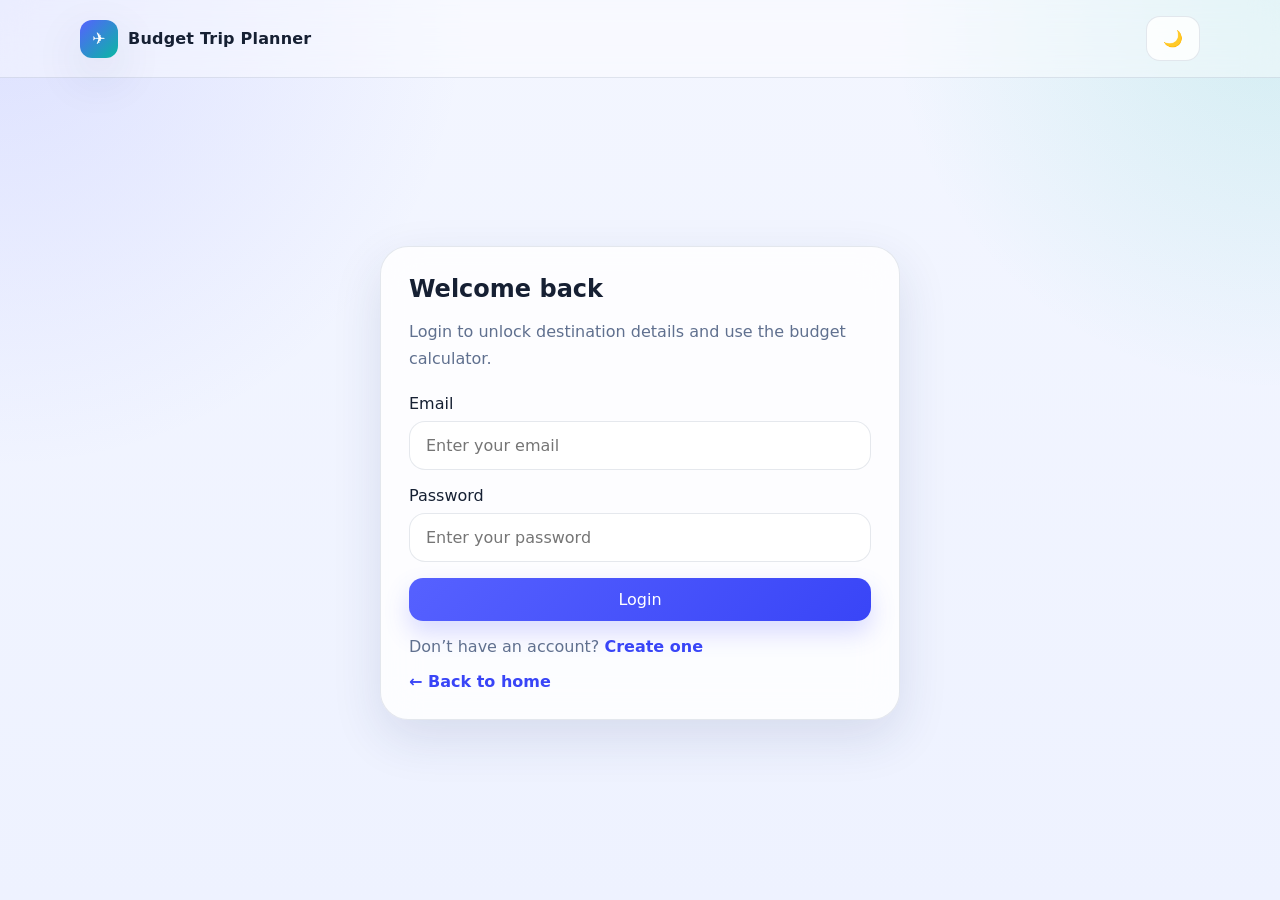
<file: login.html>
<!DOCTYPE html>
<html lang="en">
<head>
  <meta charset="UTF-8" />
  <meta name="viewport" content="width=device-width, initial-scale=1.0" />
  <title>Login | Budget Trip Planner</title>
  <link rel="stylesheet" href="style.css" />
</head>
<body data-page="login" class="auth-page-body">
  <header class="site-header compact-header">
    <div class="container nav-wrap">
      <a href="index.html" class="brand">
        <span class="brand-mark">✈</span>
        <span>Budget Trip Planner</span>
      </a>
      <button id="themeToggle" class="icon-btn" type="button" aria-label="Toggle dark mode">🌙</button>
    </div>
  </header>

  <main class="auth-main">
    <section class="auth-card glass-card">
      <div class="auth-card-head">
        <h1>Welcome back</h1>
        <p>Login to unlock destination details and use the budget calculator.</p>
      </div>

      <form id="loginForm" class="auth-form">
        <div class="filter-group">
          <label for="loginEmail">Email</label>
          <input id="loginEmail" type="email" placeholder="Enter your email" required />
        </div>
        <div class="filter-group">
          <label for="loginPassword">Password</label>
          <input id="loginPassword" type="password" placeholder="Enter your password" required />
        </div>
        <button class="primary-btn full-width" type="submit">Login</button>
      </form>

      <p class="auth-switch">Don’t have an account? <a href="signup.html">Create one</a></p>
      <a class="text-link" href="index.html">← Back to home</a>
    </section>
  </main>

  <div id="toast" class="toast"></div>

  <script src="data.js"></script>
  <script src="script.js"></script>
</body>
</html>
</file>
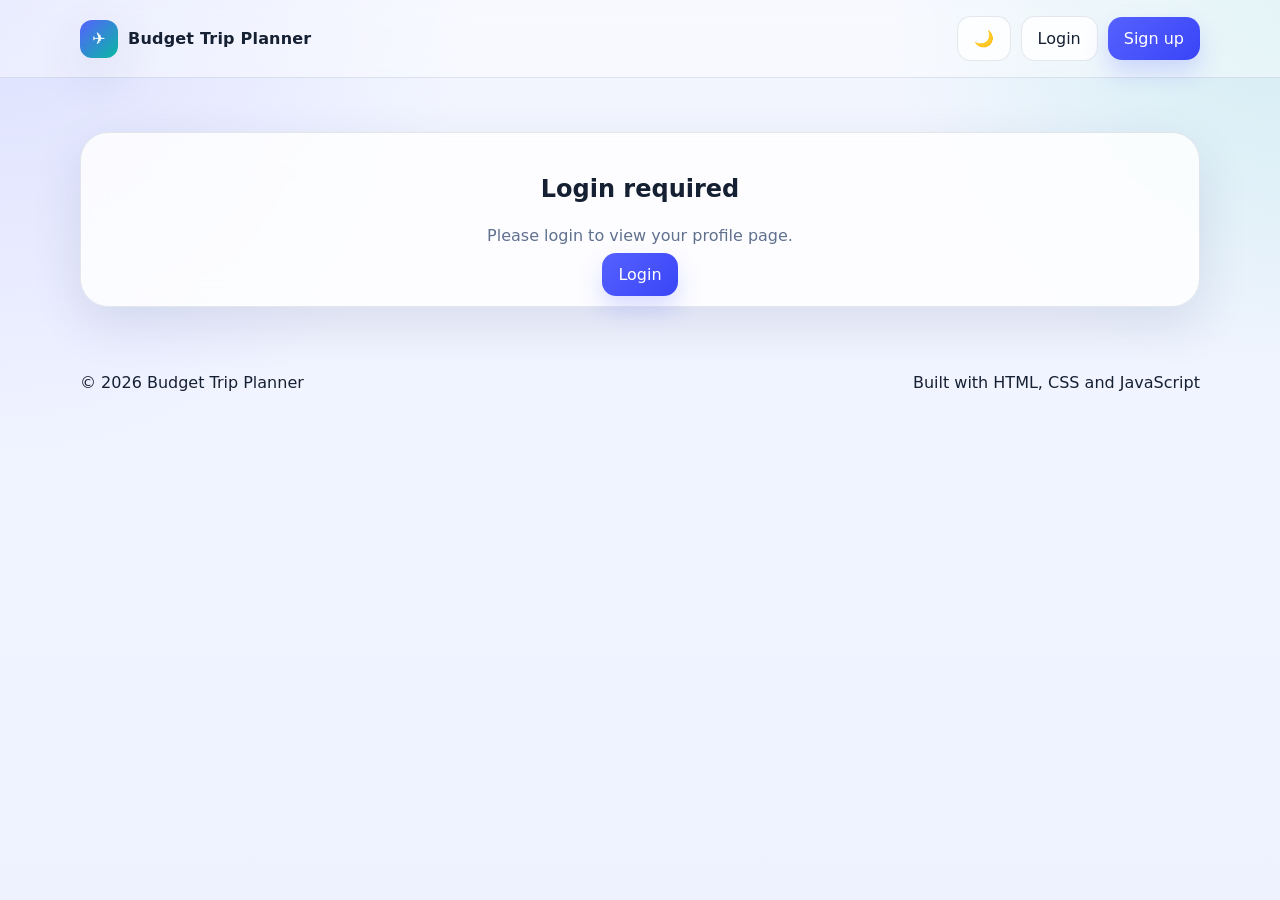
<file: profile.html>
<!DOCTYPE html>
<html lang="en">
<head>
  <meta charset="UTF-8" />
  <meta name="viewport" content="width=device-width, initial-scale=1.0" />
  <title>Profile | Budget Trip Planner</title>
  <link rel="stylesheet" href="style.css" />
</head>
<body data-page="profile">
  <header class="site-header">
    <div class="container nav-wrap">
      <a href="index.html" class="brand">
        <span class="brand-mark">✈</span>
        <span>Budget Trip Planner</span>
      </a>

      <div class="nav-actions">
        <button id="themeToggle" class="icon-btn" type="button" aria-label="Toggle dark mode">🌙</button>
        <div id="authArea" class="auth-area"></div>
      </div>
    </div>
  </header>

  <main>
    <section class="hero profile-hero">
      <div class="container">
        <div id="profileGate" class="profile-lock glass-card hidden">
          <h2>Login required</h2>
          <p>Please login to view your profile page.</p>
          <a class="primary-btn" href="login.html">Login</a>
        </div>

        <div id="profileContent" class="profile-shell hidden">
          <div class="profile-summary glass-card">
            <div>
              <span class="eyebrow">Traveler profile</span>
              <h1 id="profileName">Traveler</h1>
              <p id="profileEmail">you@example.com</p>
            </div>
            <div class="profile-stats">
              <div>
                <strong id="profileFavoriteCount">0</strong>
                <span>Favorites</span>
              </div>
              <div>
                <strong id="profileDestinationCount">0</strong>
                <span>India destinations</span>
              </div>
              <div>
                <strong id="profileMemberSince">Today</strong>
                <span>Member since</span>
              </div>
            </div>
          </div>

          <div class="profile-grid">
            <section class="profile-card glass-card">
              <h2>Account details</h2>
              <div class="profile-detail-list">
                <div>
                  <span>Name</span>
                  <strong id="profileDetailName">-</strong>
                </div>
                <div>
                  <span>Email</span>
                  <strong id="profileDetailEmail">-</strong>
                </div>
                <div>
                  <span>Saved favorites</span>
                  <strong id="profileDetailFavorites">0</strong>
                </div>
                <div>
                  <span>Saved plans</span>
                  <strong id="profileDetailPlans">0</strong>
                </div>
              </div>
            </section>

            <section class="profile-card glass-card">
              <h2>Quick actions</h2>
              <div class="profile-actions">
                <a class="primary-btn" href="index.html">Explore destinations</a>
                <a class="secondary-btn" href="index.html#calculatorCard">Open budget calculator</a>
              </div>
            </section>
          </div>

          <section class="profile-card glass-card profile-trips-section">
            <div class="section-head profile-section-head">
              <h2>Your planned trips</h2>
              <p id="profileTripsInfo">View saved trip plans and bookings.</p>
            </div>
            <div id="profileTripsGrid" class="trip-grid"></div>
            <div id="profileTripsEmpty" class="empty-state hidden">
              <h3>No planned trips yet</h3>
              <p>Use the budget calculator or tap Book Trip from any destination to save your travel plans here.</p>
            </div>
          </section>

          <section class="destinations-section profile-favorites-section">
            <div class="section-head">
              <h2>Your favorite destinations</h2>
              <p id="profileFavoritesInfo">Manage the places you saved after login.</p>
            </div>
            <div id="profileFavoritesGrid" class="destination-grid"></div>
            <div id="profileEmptyState" class="empty-state hidden">
              <h3>No favorite destinations yet</h3>
              <p>Open destination details on the home page and tap the heart icon to save your favorites.</p>
            </div>
          </section>
        </div>
      </div>
    </section>
  </main>

  <div id="toast" class="toast"></div>

  <footer class="site-footer">
    <div class="container footer-wrap">
      <p>© <span id="year"></span> Budget Trip Planner</p>
      <p>Built with HTML, CSS and JavaScript</p>
    </div>
  </footer>

  <script src="data.js"></script>
  <script src="script.js"></script>
</body>
</html>
</file>
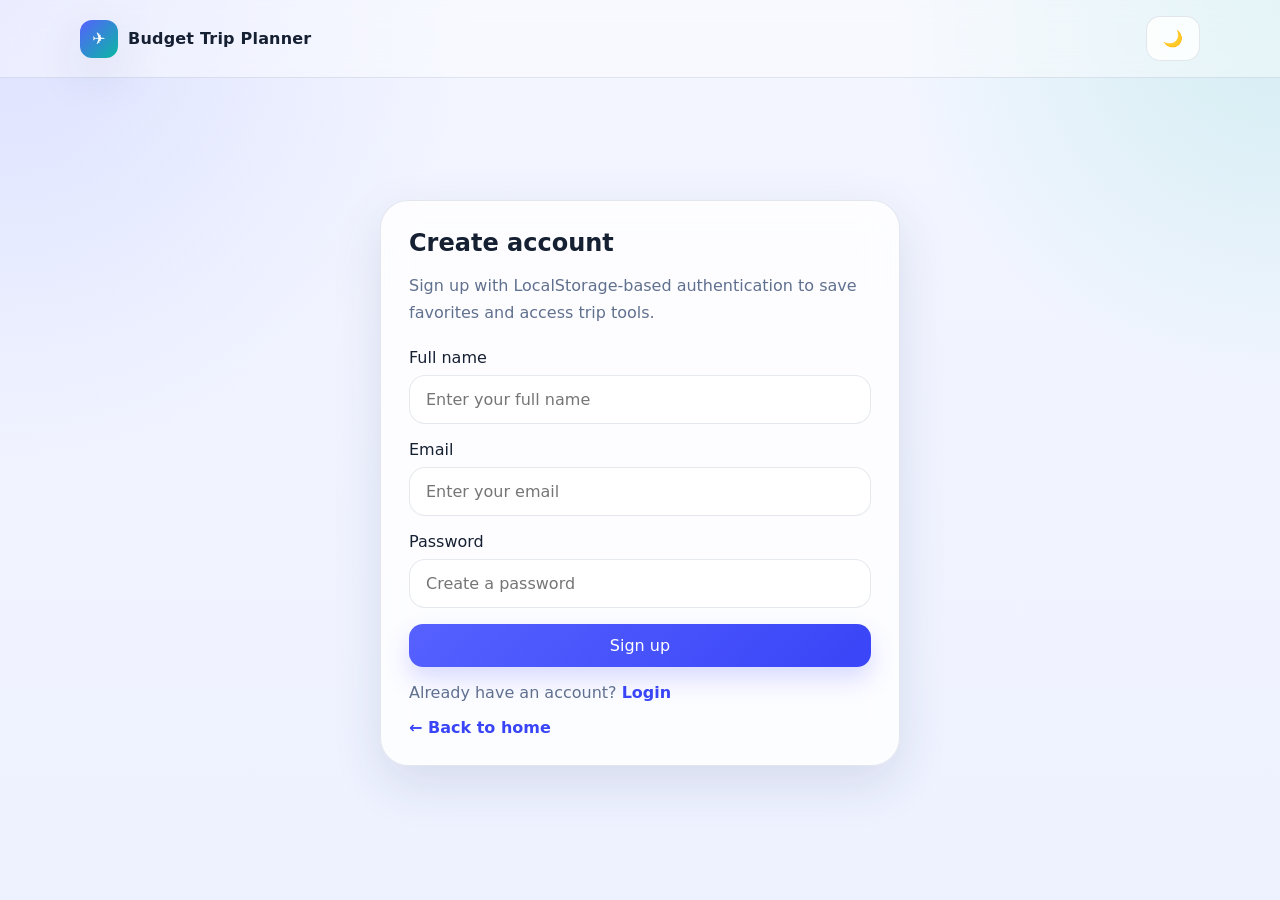
<file: signup.html>
<!DOCTYPE html>
<html lang="en">
<head>
  <meta charset="UTF-8" />
  <meta name="viewport" content="width=device-width, initial-scale=1.0" />
  <title>Signup | Budget Trip Planner</title>
  <link rel="stylesheet" href="style.css" />
</head>
<body data-page="signup" class="auth-page-body">
  <header class="site-header compact-header">
    <div class="container nav-wrap">
      <a href="index.html" class="brand">
        <span class="brand-mark">✈</span>
        <span>Budget Trip Planner</span>
      </a>
      <button id="themeToggle" class="icon-btn" type="button" aria-label="Toggle dark mode">🌙</button>
    </div>
  </header>

  <main class="auth-main">
    <section class="auth-card glass-card">
      <div class="auth-card-head">
        <h1>Create account</h1>
        <p>Sign up with LocalStorage-based authentication to save favorites and access trip tools.</p>
      </div>

      <form id="signupForm" class="auth-form">
        <div class="filter-group">
          <label for="signupName">Full name</label>
          <input id="signupName" type="text" placeholder="Enter your full name" required />
        </div>
        <div class="filter-group">
          <label for="signupEmail">Email</label>
          <input id="signupEmail" type="email" placeholder="Enter your email" required />
        </div>
        <div class="filter-group">
          <label for="signupPassword">Password</label>
          <input id="signupPassword" type="password" minlength="6" placeholder="Create a password" required />
        </div>
        <button class="primary-btn full-width" type="submit">Sign up</button>
      </form>

      <p class="auth-switch">Already have an account? <a href="login.html">Login</a></p>
      <a class="text-link" href="index.html">← Back to home</a>
    </section>
  </main>

  <div id="toast" class="toast"></div>

  <script src="data.js"></script>
  <script src="script.js"></script>
</body>
</html>
</file>
<file: style.css>
:root {
  --bg: #f3f6ff;
  --bg-2: #eef2ff;
  --surface: rgba(255, 255, 255, 0.82);
  --surface-strong: #ffffff;
  --text: #162033;
  --text-soft: #60708f;
  --line: rgba(96, 112, 143, 0.16);
  --primary: #5661ff;
  --primary-strong: #3945f7;
  --accent: #09b8a2;
  --shadow: 0 18px 50px rgba(33, 51, 107, 0.12);
  --danger: #ff5f7a;
}

:root[data-theme="dark"] {
  --bg: #0d1323;
  --bg-2: #151d31;
  --surface: rgba(18, 28, 50, 0.82);
  --surface-strong: #17213a;
  --text: #edf2ff;
  --text-soft: #9eabcb;
  --line: rgba(185, 199, 233, 0.14);
  --primary: #7b86ff;
  --primary-strong: #95a0ff;
  --accent: #27d4bb;
  --shadow: 0 18px 50px rgba(0, 0, 0, 0.35);
  --danger: #ff87a0;
}

* {
  box-sizing: border-box;
}

html {
  scroll-behavior: smooth;
}

body {
  margin: 0;
  font-family: Inter, ui-sans-serif, system-ui, -apple-system, BlinkMacSystemFont, "Segoe UI", sans-serif;
  color: var(--text);
  background:
    radial-gradient(circle at top left, rgba(86, 97, 255, 0.14), transparent 30%),
    radial-gradient(circle at top right, rgba(9, 184, 162, 0.14), transparent 25%),
    linear-gradient(180deg, var(--bg), var(--bg-2));
  min-height: 100vh;
}

body.modal-open {
  overflow: hidden;
}

a {
  color: inherit;
  text-decoration: none;
}

button,
input,
select {
  font: inherit;
}

img {
  max-width: 100%;
  display: block;
}

.container {
  width: min(1120px, calc(100% - 32px));
  margin: 0 auto;
}

.hidden {
  display: none !important;
}

.site-header {
  position: sticky;
  top: 0;
  z-index: 30;
  backdrop-filter: blur(16px);
  background: rgba(255, 255, 255, 0.4);
  border-bottom: 1px solid var(--line);
}

:root[data-theme="dark"] .site-header {
  background: rgba(13, 19, 35, 0.5);
}

.nav-wrap,
.footer-wrap {
  display: flex;
  align-items: center;
  justify-content: space-between;
  gap: 16px;
  padding: 16px 0;
}

.brand {
  display: inline-flex;
  align-items: center;
  gap: 10px;
  font-weight: 800;
  letter-spacing: 0.2px;
}

.brand-mark {
  width: 38px;
  height: 38px;
  display: grid;
  place-items: center;
  border-radius: 12px;
  color: white;
  background: linear-gradient(135deg, var(--primary), var(--accent));
  box-shadow: var(--shadow);
}

.nav-actions,
.auth-area {
  display: flex;
  align-items: center;
  gap: 10px;
  flex-wrap: wrap;
}

.icon-btn,
.primary-btn,
.secondary-btn,
.card-link,
.modal-close {
  border: 0;
  cursor: pointer;
  transition: transform 0.2s ease, box-shadow 0.2s ease, background 0.2s ease;
}

.icon-btn,
.secondary-btn,
.primary-btn,
.card-link {
  border-radius: 14px;
  padding: 12px 16px;
}

.icon-btn,
.secondary-btn {
  background: var(--surface);
  color: var(--text);
  border: 1px solid var(--line);
}

.primary-btn,
.card-link {
  background: linear-gradient(135deg, var(--primary), var(--primary-strong));
  color: white;
  box-shadow: 0 12px 24px rgba(86, 97, 255, 0.22);
}

.alt-btn {
  background: linear-gradient(135deg, #ff7b86, #ff5f7a);
  box-shadow: 0 12px 24px rgba(255, 95, 122, 0.22);
}

.icon-btn:hover,
.primary-btn:hover,
.secondary-btn:hover,
.card-link:hover,
.modal-close:hover,
.favorite-btn:hover {
  transform: translateY(-2px);
}

.welcome-pill,
.eyebrow,
.hero-chips span,
.modal-badges span,
.card-meta span {
  display: inline-flex;
  align-items: center;
  gap: 8px;
  border: 1px solid var(--line);
  background: var(--surface);
  color: var(--text-soft);
  border-radius: 999px;
  padding: 8px 12px;
}

.hero {
  padding: 54px 0 24px;
}

.hero-grid {
  display: grid;
  grid-template-columns: 1.4fr 1fr;
  gap: 24px;
  align-items: stretch;
}

.hero h1 {
  margin: 14px 0 12px;
  font-size: clamp(2rem, 4vw, 3.8rem);
  line-height: 1.05;
}

.hero p,
.section-head p,
.card-body p,
.hero-note,
.auth-card-head p,
.budget-result p,
.empty-state p {
  color: var(--text-soft);
  line-height: 1.65;
}

.hero-chips {
  display: flex;
  gap: 10px;
  flex-wrap: wrap;
  margin-top: 20px;
}

.glass-card,
.destination-card,
.auth-card,
.detail-card,
.calculator-card,
.hero-panel {
  background: var(--surface);
  border: 1px solid var(--line);
  backdrop-filter: blur(18px);
  box-shadow: var(--shadow);
}

.hero-panel {
  border-radius: 28px;
  padding: 24px;
}

.hero-stats {
  display: grid;
  grid-template-columns: repeat(3, 1fr);
  gap: 12px;
  margin-bottom: 20px;
}

.hero-stats div {
  background: var(--surface-strong);
  border: 1px solid var(--line);
  border-radius: 20px;
  padding: 18px;
}

.hero-stats strong {
  display: block;
  font-size: 1.7rem;
  margin-bottom: 6px;
}

.controls-section {
  padding: 10px 0 22px;
}

.controls-grid {
  display: grid;
  grid-template-columns: 1.6fr repeat(3, 1fr);
  gap: 16px;
  padding: 18px;
  border-radius: 24px;
}

.search-box,
.filter-group {
  display: flex;
  flex-direction: column;
  gap: 8px;
}

.search-box {
  position: relative;
  justify-content: center;
}

.search-box span {
  position: absolute;
  left: 16px;
  top: 50%;
  transform: translateY(-50%);
  color: var(--text-soft);
}

.search-box input,
.filter-group input,
.filter-group select {
  width: 100%;
  background: var(--surface-strong);
  color: var(--text);
  border: 1px solid var(--line);
  border-radius: 16px;
  padding: 14px 16px;
  outline: none;
}

.search-box input {
  padding-left: 44px;
}

.search-box input:focus,
.filter-group input:focus,
.filter-group select:focus {
  border-color: var(--primary);
  box-shadow: 0 0 0 4px rgba(86, 97, 255, 0.12);
}

.destinations-section,
.calculator-section {
  padding: 18px 0 34px;
}

.section-head {
  display: flex;
  align-items: end;
  justify-content: space-between;
  gap: 16px;
  margin-bottom: 18px;
}

.section-head h2 {
  margin: 0;
  font-size: clamp(1.5rem, 2vw, 2.2rem);
}

.destination-grid {
  display: grid;
  grid-template-columns: repeat(4, 1fr);
  gap: 18px;
}

.destination-card {
  border-radius: 24px;
  overflow: hidden;
  transition: transform 0.25s ease, box-shadow 0.25s ease;
}

.destination-card:hover {
  transform: translateY(-6px);
  box-shadow: 0 28px 60px rgba(41, 58, 111, 0.18);
}

.card-media-wrap {
  position: relative;
}

.card-media {
  width: 100%;
  aspect-ratio: 16 / 11;
  object-fit: cover;
  cursor: pointer;
}

.favorite-btn {
  position: absolute;
  top: 14px;
  right: 14px;
  width: 42px;
  height: 42px;
  border-radius: 50%;
  border: 1px solid rgba(255, 255, 255, 0.5);
  background: rgba(11, 17, 31, 0.45);
  color: white;
  font-size: 1.2rem;
  backdrop-filter: blur(8px);
  cursor: pointer;
}

.favorite-btn.active {
  background: var(--danger);
  border-color: transparent;
}

.card-body {
  padding: 18px;
}

.card-topline {
  display: flex;
  align-items: center;
  justify-content: space-between;
  gap: 12px;
  margin-bottom: 12px;
}

.card-topline h3,
.detail-card h3,
.auth-card h1,
.budget-result h3,
.empty-state h3 {
  margin: 0;
}

.card-meta {
  display: flex;
  flex-direction: column;
  gap: 10px;
  margin: 16px 0;
}

.budget-tag {
  padding: 8px 12px;
  border-radius: 999px;
  font-size: 0.85rem;
  font-weight: 700;
  min-width: max-content;
}

.budget-tag.low {
  color: #0f7f63;
  background: rgba(18, 192, 136, 0.15);
}

.budget-tag.medium {
  color: #8a5b00;
  background: rgba(255, 185, 55, 0.18);
}

.budget-tag.high {
  color: #b5405f;
  background: rgba(255, 95, 122, 0.16);
}

.card-link {
  width: 100%;
}

.empty-state,
.budget-result {
  text-align: center;
  border-radius: 24px;
  padding: 24px;
  background: var(--surface);
  border: 1px dashed var(--line);
}

.route-planner-card {
  border-radius: 28px;
  padding: 22px;
  margin-bottom: 22px;
}

.route-planner-head {
  margin-bottom: 16px;
}

.route-planner-head h3,
.profile-summary h1,
.profile-card h2 {
  margin: 0;
}

.route-planner-head p,
.route-hint,
.profile-summary p,
.profile-detail-list span {
  color: var(--text-soft);
}

.route-planner-grid {
  display: grid;
  grid-template-columns: 1fr 1.4fr auto;
  gap: 16px;
  align-items: end;
}

.route-destination-group select {
  min-height: 220px;
}

.route-hint {
  margin-top: 8px;
  font-size: 0.92rem;
}

.route-result {
  margin-top: 18px;
}

.route-chip-wrap,
.profile-actions {
  display: flex;
  gap: 10px;
  flex-wrap: wrap;
  justify-content: center;
}

.route-chip-wrap span {
  display: inline-flex;
  align-items: center;
  padding: 8px 12px;
  border-radius: 999px;
  background: var(--surface-strong);
  border: 1px solid var(--line);
}

.profile-shell {
  display: grid;
  gap: 22px;
}

.profile-lock,
.profile-summary,
.profile-card {
  border-radius: 28px;
  padding: 22px;
}

.profile-lock {
  text-align: center;
}

.profile-summary {
  display: grid;
  grid-template-columns: 1.2fr 1fr;
  gap: 18px;
  align-items: center;
}

.profile-summary p {
  margin: 10px 0 0;
}

.profile-stats,
.profile-grid {
  display: grid;
  gap: 16px;
}

.profile-stats {
  grid-template-columns: repeat(3, 1fr);
}

.profile-stats div,
.profile-card {
  background: var(--surface);
  border: 1px solid var(--line);
}

.profile-stats div {
  border-radius: 22px;
  padding: 18px;
  text-align: center;
}

.profile-stats strong {
  display: block;
  font-size: 1.2rem;
  margin-bottom: 6px;
}

.profile-grid {
  grid-template-columns: repeat(2, 1fr);
}

.profile-detail-list {
  display: grid;
  gap: 14px;
}

.profile-detail-list div {
  display: grid;
  gap: 6px;
  padding: 14px 16px;
  border-radius: 18px;
  background: var(--surface-strong);
  border: 1px solid var(--line);
}

.profile-card-actions {
  display: flex;
  gap: 12px;
  flex-wrap: wrap;
}

.calculator-card {
  position: relative;
  border-radius: 28px;
  padding: 22px;
}

.calculator-form {
  display: grid;
  grid-template-columns: repeat(3, minmax(0, 1fr));
  gap: 16px;
  align-items: end;
  margin-bottom: 18px;
}

.lock-overlay {
  position: absolute;
  inset: 0;
  display: grid;
  place-items: center;
  text-align: center;
  background: rgba(7, 13, 26, 0.68);
  color: white;
  z-index: 2;
  border-radius: 28px;
  padding: 20px;
}

.lock-overlay p {
  color: rgba(255,255,255,0.8);
}

.modal {
  position: fixed;
  inset: 0;
  z-index: 100;
}

.modal.hidden {
  display: none;
}

.modal-backdrop {
  position: absolute;
  inset: 0;
  background: rgba(4, 8, 18, 0.55);
  animation: fadeIn 0.3s ease;
}

.modal-dialog {
  position: relative;
  width: min(980px, calc(100% - 24px));
  margin: 40px auto;
  background: var(--surface-strong);
  border-radius: 28px;
  padding: 22px;
  border: 1px solid var(--line);
  box-shadow: 0 28px 80px rgba(0, 0, 0, 0.24);
  max-height: calc(100vh - 80px);
  overflow: auto;
  animation: slideUp 0.35s ease;
}

.modal-close {
  position: sticky;
  top: 0;
  margin-left: auto;
  display: grid;
  place-items: center;
  width: 42px;
  height: 42px;
  border-radius: 50%;
  background: var(--bg);
  color: var(--text);
  z-index: 1;
}

.modal-hero {
  display: grid;
  grid-template-columns: 1.1fr 1fr;
  gap: 22px;
  align-items: center;
}

.modal-hero img {
  width: 100%;
  border-radius: 24px;
  border: 1px solid var(--line);
  background: var(--bg);
}

.modal-hero-content h2 {
  margin: 14px 0 10px;
  font-size: clamp(1.6rem, 2vw, 2.4rem);
}

.modal-badges {
  display: flex;
  gap: 10px;
  flex-wrap: wrap;
  margin-top: 18px;
}

.detail-grid {
  display: grid;
  grid-template-columns: repeat(2, 1fr);
  gap: 18px;
  margin-top: 22px;
}

.detail-card {
  border-radius: 22px;
  padding: 18px;
}

.detail-card ul {
  padding-left: 18px;
  margin-bottom: 0;
  color: var(--text-soft);
  line-height: 1.7;
}

.site-footer {
  padding: 10px 0 24px;
}

.auth-page-body {
  display: flex;
  flex-direction: column;
}

.compact-header {
  position: static;
}

.auth-main {
  flex: 1;
  display: grid;
  place-items: center;
  padding: 28px 0 40px;
}

.auth-card {
  width: min(520px, calc(100% - 32px));
  border-radius: 28px;
  padding: 28px;
}

.auth-form {
  display: grid;
  gap: 16px;
  margin-top: 22px;
}

.full-width {
  width: 100%;
}

.auth-switch,
.text-link {
  display: block;
  margin-top: 16px;
  color: var(--text-soft);
}

.auth-switch a,
.text-link {
  color: var(--primary-strong);
  font-weight: 600;
}

.toast {
  position: fixed;
  left: 50%;
  bottom: 24px;
  transform: translateX(-50%) translateY(20px);
  background: #0f172a;
  color: white;
  padding: 14px 18px;
  border-radius: 14px;
  box-shadow: 0 18px 40px rgba(0,0,0,0.25);
  opacity: 0;
  pointer-events: none;
  transition: 0.25s ease;
  z-index: 120;
}

.toast.show {
  opacity: 1;
  transform: translateX(-50%) translateY(0);
}

@keyframes fadeIn {
  from { opacity: 0; }
  to { opacity: 1; }
}

@keyframes slideUp {
  from { opacity: 0; transform: translateY(24px) scale(0.98); }
  to { opacity: 1; transform: translateY(0) scale(1); }
}

@media (max-width: 1024px) {
  .hero-grid,
  .modal-hero,
  .controls-grid,
  .calculator-form,
  .destination-grid,
  .detail-grid,
  .profile-summary {
    grid-template-columns: repeat(2, 1fr);
  }

  .route-planner-grid,
  .profile-grid {
    grid-template-columns: 1fr;
  }

  .route-planner-grid button,
  .controls-grid .search-box {
    grid-column: 1 / -1;
  }
}

.plan-trip-panel {
  margin-top: 22px;
}

.booking-form {
  display: grid;
  grid-template-columns: repeat(2, minmax(0, 1fr));
  gap: 16px;
}

.booking-form .primary-btn,
.success-result {
  grid-column: 1 / -1;
}

.readonly-field {
  cursor: default;
}

.profile-trips-section {
  display: grid;
  gap: 18px;
}

.profile-section-head {
  margin-bottom: 0;
}

.trip-grid {
  display: grid;
  grid-template-columns: repeat(2, minmax(0, 1fr));
  gap: 18px;
}

.trip-card {
  background: var(--surface-strong);
  border: 1px solid var(--line);
  border-radius: 24px;
  padding: 18px;
}

.trip-card-head {
  display: flex;
  align-items: flex-start;
  justify-content: space-between;
  gap: 16px;
  margin-bottom: 16px;
}

.trip-card-head h3 {
  margin: 12px 0 0;
}

.trip-meta-grid {
  display: grid;
  grid-template-columns: repeat(2, minmax(0, 1fr));
  gap: 14px;
}

.trip-meta-item {
  display: grid;
  gap: 6px;
  padding: 14px 16px;
  border-radius: 18px;
  background: var(--surface);
  border: 1px solid var(--line);
}

.trip-meta-item span {
  color: var(--text-soft);
}

@media (max-width: 720px) {
  .container {
    width: min(100% - 20px, 1120px);
  }

  .hero,
  .destinations-section,
  .calculator-section {
    padding-top: 22px;
  }

  .nav-wrap,
  .footer-wrap,
  .section-head,
  .hero-grid,
  .modal-hero,
  .controls-grid,
  .calculator-form,
  .destination-grid,
  .detail-grid,
  .hero-stats,
  .profile-summary,
  .profile-stats,
  .profile-grid,
  .route-planner-grid {
    grid-template-columns: 1fr;
    flex-direction: column;
    align-items: stretch;
  }

  .nav-wrap,
  .footer-wrap,
  .section-head {
    display: flex;
  }

  .site-header {
    position: static;
  }

  .card-topline {
    align-items: flex-start;
    flex-direction: column;
  }

  .modal-dialog {
    margin: 12px auto;
    max-height: calc(100vh - 24px);
    padding: 16px;
  }

  .hero-panel,
  .calculator-card,
  .auth-card,
  .controls-grid {
    border-radius: 22px;
  }

  .booking-form,
  .trip-grid,
  .trip-meta-grid {
    grid-template-columns: 1fr;
  }

  .trip-card-head {
    flex-direction: column;
  }
}
</file>
